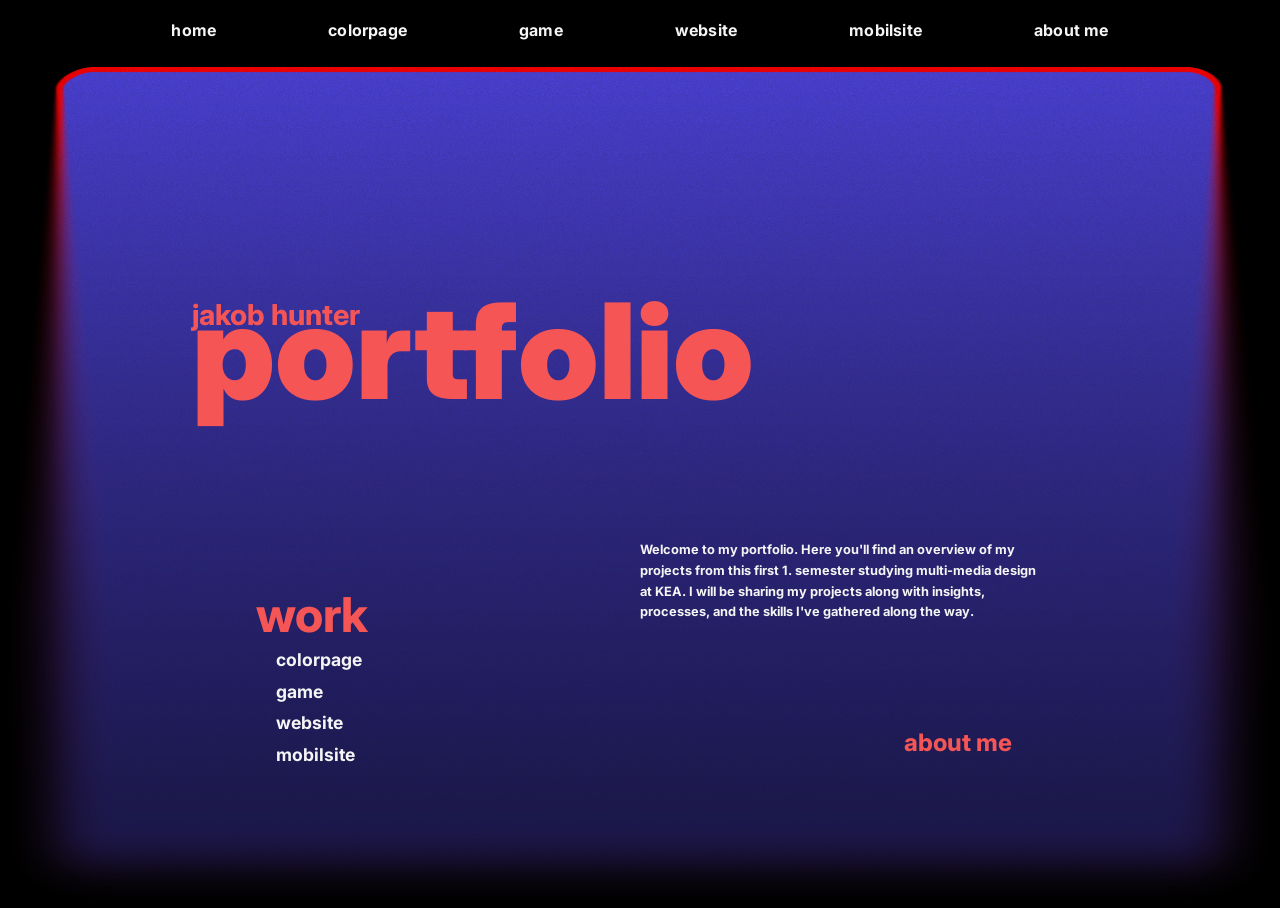
<file: index.html>
<!DOCTYPE html>
<html lang="en">

<head>
    <meta charset="UTF-8">
    <meta name="viewport" content="width=device-width, initial-scale=1.0">
    <title>Home</title>
    <link rel="stylesheet" href="main.css">
    <link rel="stylesheet" href="menu.css">
    <link rel="stylesheet" href="animation.css">
    <meta name="robots" content="noindex">
    <link rel="icon" href="images/favicon.ico" type="image/x-icon">


    <!-- FONTS -->
    <link rel="preconnect" href="https://fonts.googleapis.com">
    <link rel="preconnect" href="https://fonts.gstatic.com" crossorigin>
    <link
        href="https://fonts.googleapis.com/css2?family=Inter:ital,opsz,wght@0,14..32,100..900;1,14..32,100..900&family=Overpass:ital,wght@0,100..900;1,100..900&family=PT+Sans+Narrow:wght@400;700&display=swap"
        rel="stylesheet">

    <script src="menu.js"></script>
</head>

<body>
    <div class="spotlight"></div>
    <header class="menu-header">


        <nav class="menu-nav">
            <ul class="nav-links">
                <li><a href="index.html">home</a></li>
                <li><a href="colorpage.html">colorpage</a></li>
                <li><a href="game.html">game</a></li>
                <li><a href="website.html">website</a></li>
                <li><a href="mobilsite.html">mobilsite</a></li>
                <li><a href="about.html">about me</a></li>
            </ul>

            <div class="burger">
                <div class="line"></div>
                <div class="line"></div>
                <div class="line"></div>
            </div>
        </nav>

    </header>


    <img class="rect" src="images/Rectangle hq png.png" alt="">
    <img class="rect_desk front_rect" src="images/Rectangle desktop.png" alt="">



    <main>
        <h2 class="jakob text_glow">jakob hunter</h2>
        <h1 class="portfolio text_glow"> portfolio</h1>

        <div class="introtext">
            <p>
                Welcome to my portfolio. Here you'll find an overview of my projects from this first 1. semester
                studying multi-media design at KEA.
                I will be sharing my projects along with insights, processes, and the skills I've gathered along the
                way.
            </p>
        </div>


        <div class="overview">
            <h2 class="text_glow  overview_text"> work</h2>
            <div class="overviewnav">
                <h3><a class="glowPulse" href="colorpage.html">colorpage</a></h3>
                <h3><a class="glowPulse" href="game.html">game</a></h3>
                <h3><a class="glowPulse" href="website.html">website</a></h3>
                <h3><a class="glowPulse" href="mobilsite.html">mobilsite</a></h3>
            </div>
        </div>

        <h2> <a href="about.html" class="about text_glow"> about me </a>
        </h2>

    </main>


</body>

</html>
<script src="script.js"></script>
</file>
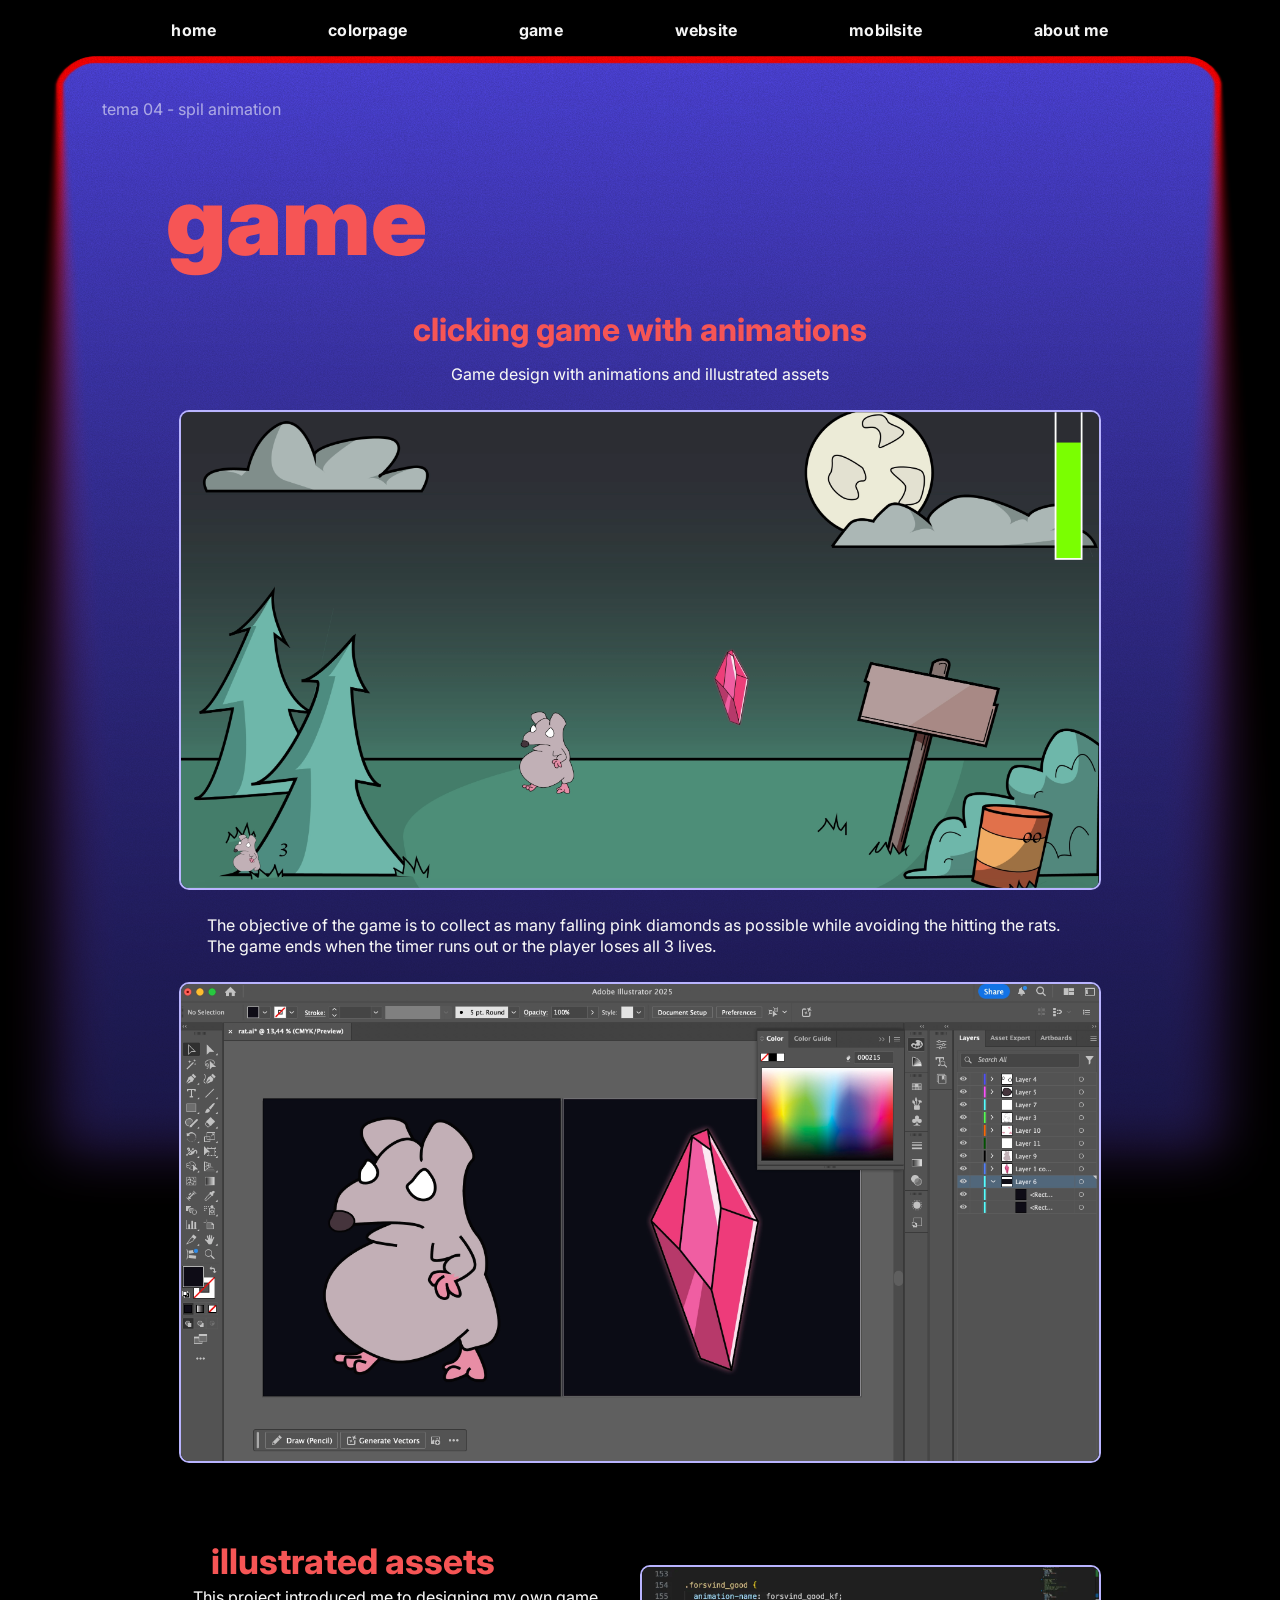
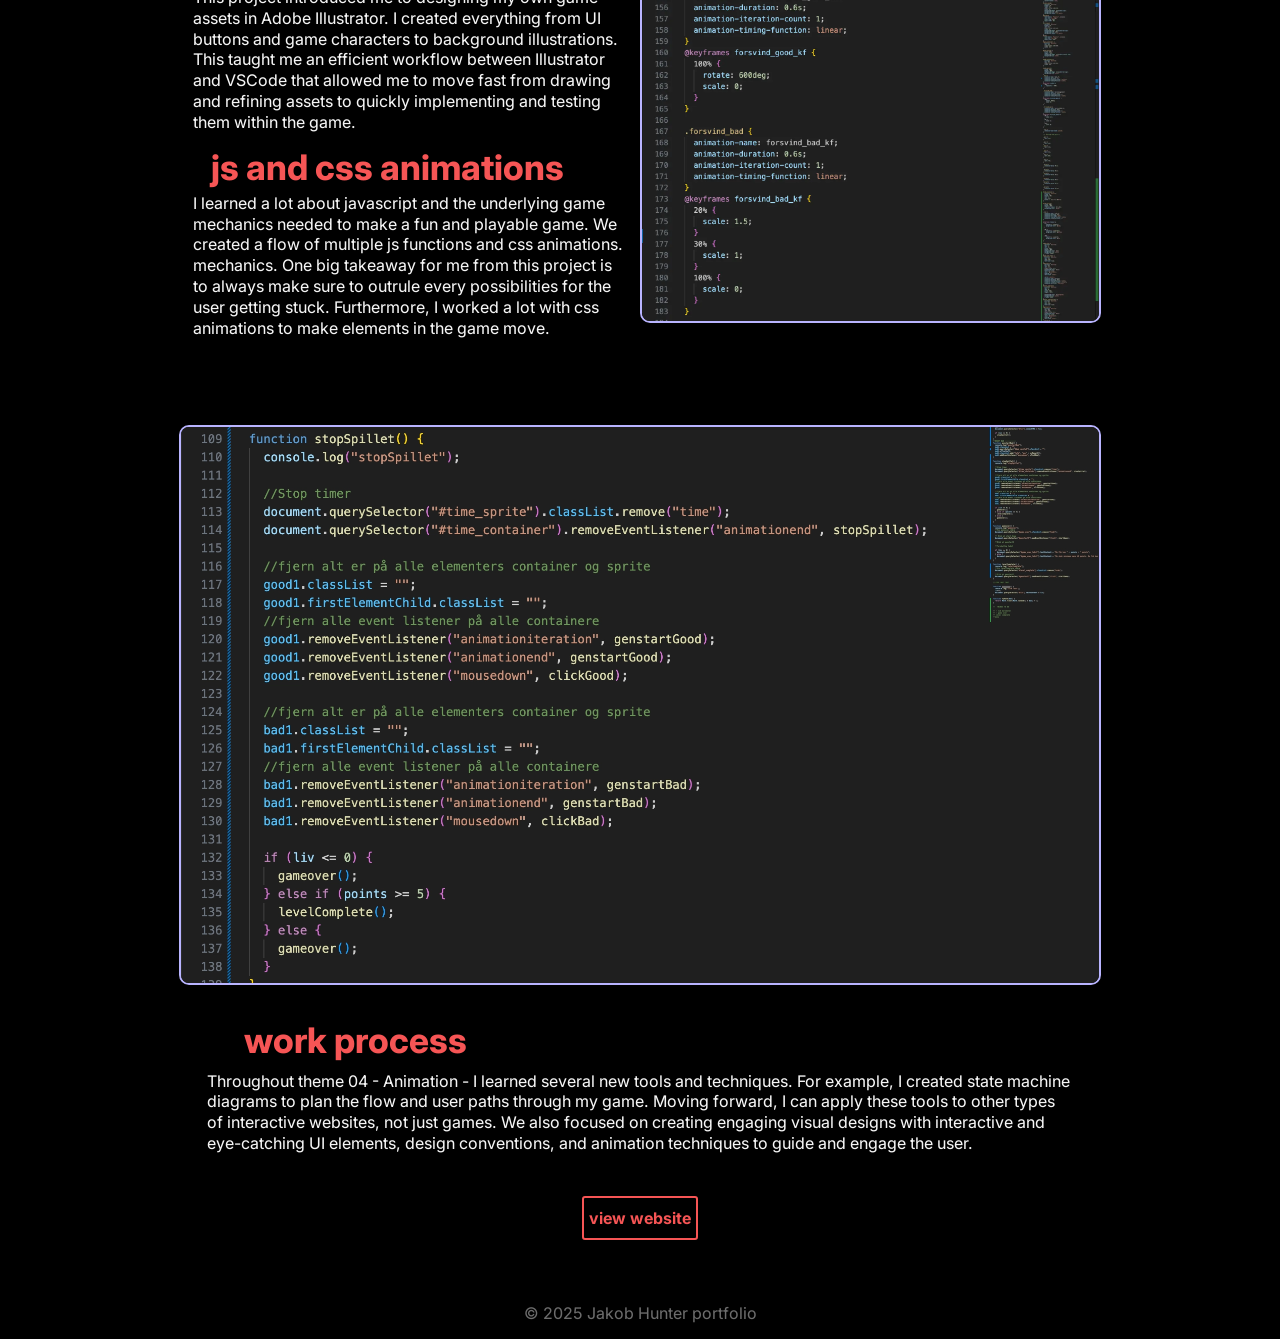
<file: game.html>
<!DOCTYPE html>
<html lang="en">

<head>
    <meta charset="UTF-8">
    <meta name="viewport" content="width=device-width, initial-scale=1.0">
    <title>game</title>
    <link rel="stylesheet" href="main.css">
    <link rel="stylesheet" href="menu.css">
    <link rel="stylesheet" href="animation.css">
    <meta name="robots" content="noindex">
    <link rel="icon" href="images/favicon.ico" type="image/x-icon">

    <link rel="preconnect" href="https://fonts.googleapis.com">
    <link rel="preconnect" href="https://fonts.gstatic.com" crossorigin>
    <link
        href="https://fonts.googleapis.com/css2?family=Inter:ital,opsz,wght@0,14..32,100..900;1,14..32,100..900&family=Overpass:ital,wght@0,100..900;1,100..900&family=PT+Sans+Narrow:wght@400;700&display=swap"
        rel="stylesheet">

    <script src="menu.js"></script>
</head>

<body>
    <div class="spotlight"></div>
    <header class="menu-header">


        <nav class="menu-nav">
            <ul class="nav-links">
                <li><a href="index.html">home</a></li>
                <li><a href="colorpage.html">colorpage</a></li>
                <li><a href="game.html">game</a></li>
                <li><a href="website.html">website</a></li>
                <li><a href="mobilsite.html">mobilsite</a></li>
                <li><a href="about.html">about me</a></li>
            </ul>

            <div class="burger">
                <div class="line"></div>
                <div class="line"></div>
                <div class="line"></div>
            </div>
        </nav>

    </header>

    <img class="rect" src="images/Rectangle gradient 2.png" alt="">
    <img class="rect_desk" src="images/Rectangle desktop.png" alt="">



    <main>
        <p class="tematext"> tema 04 - spil animation
        </p>

        <h1 class="colorpage text_glow"> game</h1>



        <div class="colorpage_grid">
            <h2 class="colorsubhead text_glow">
                clicking game with animations
            </h2>

            <p class="colorpagetext"> Game design with animations and illustrated assets </p>

            <img class="image" src="images/game 1.webp" alt="">


            <p class="colorpagetext"> The objective of the game is to collect as many falling pink diamonds as possible
                while
                avoiding the hitting the rats. The game ends when
                the timer runs out or the player loses all 3 lives. </p>

            <img class="image" src="images/game 2.webp" alt="">

            <div class="d_grid_1-1">
                <div class="javascript">
                    <h2 class="colorsubhead javascripttext text_glow"> illustrated assets</h2>
                    <p class="colorpagetext2">
                        This project introduced me to designing my own game assets in Adobe Illustrator. I created
                        everything from UI buttons and game characters to background illustrations. This taught me an
                        efficient workflow between
                        Illustrator and VSCode that allowed me to move fast from drawing and refining assets to quickly
                        implementing and
                        testing them within the
                        game.
                    </p>
                    <h2 class="colorsubhead javascripttext text_glow"> js and css animations

                    </h2>
                    <p class="colorpagetext2">
                        I learned a lot about javascript and the underlying game mechanics needed to
                        make a fun
                        and playable game. We created a flow of multiple js functions and css animations.
                        mechanics. One big takeaway for me from this project is to always make sure to outrule every
                        possibilities for the user getting stuck. Furthermore, I worked a lot with
                        css animations to make elements in the game move.
                    </p>
                </div>


                <img class="image" src="images/game 4.webp" alt="screenshot of css code from game">
            </div>
            <img class="image" src="images/game 3.webp" alt="">

            <div class="javascript">
                <h2 class="colorsubhead javascripttext text_glow"> work process</h2>
                <p class="colorpagetext2">
                    Throughout theme 04 - Animation - I learned several new tools and techniques. For example, I created
                    state
                    machine diagrams to plan the flow and user paths through my game. Moving forward, I can apply these
                    tools to
                    other types of interactive websites, not just games.
                    We also focused on creating engaging visual designs with interactive and eye-catching UI elements,
                    design conventions, and animation
                    techniques to guide and engage the user.
                </p>

            </div>

            <a href="https://jakobjakobjakob.dk/kea/game/" target="_blank" class="cta_button">

                view website

            </a>

            <footer class="site-footer">
                <div class="footer-content">
                    <p class="footer-logo">© 2025 Jakob Hunter portfolio</p>
                </div>
            </footer>
        </div>

    </main>

</body>

</html>
<script src="script.js"></script>
</file>
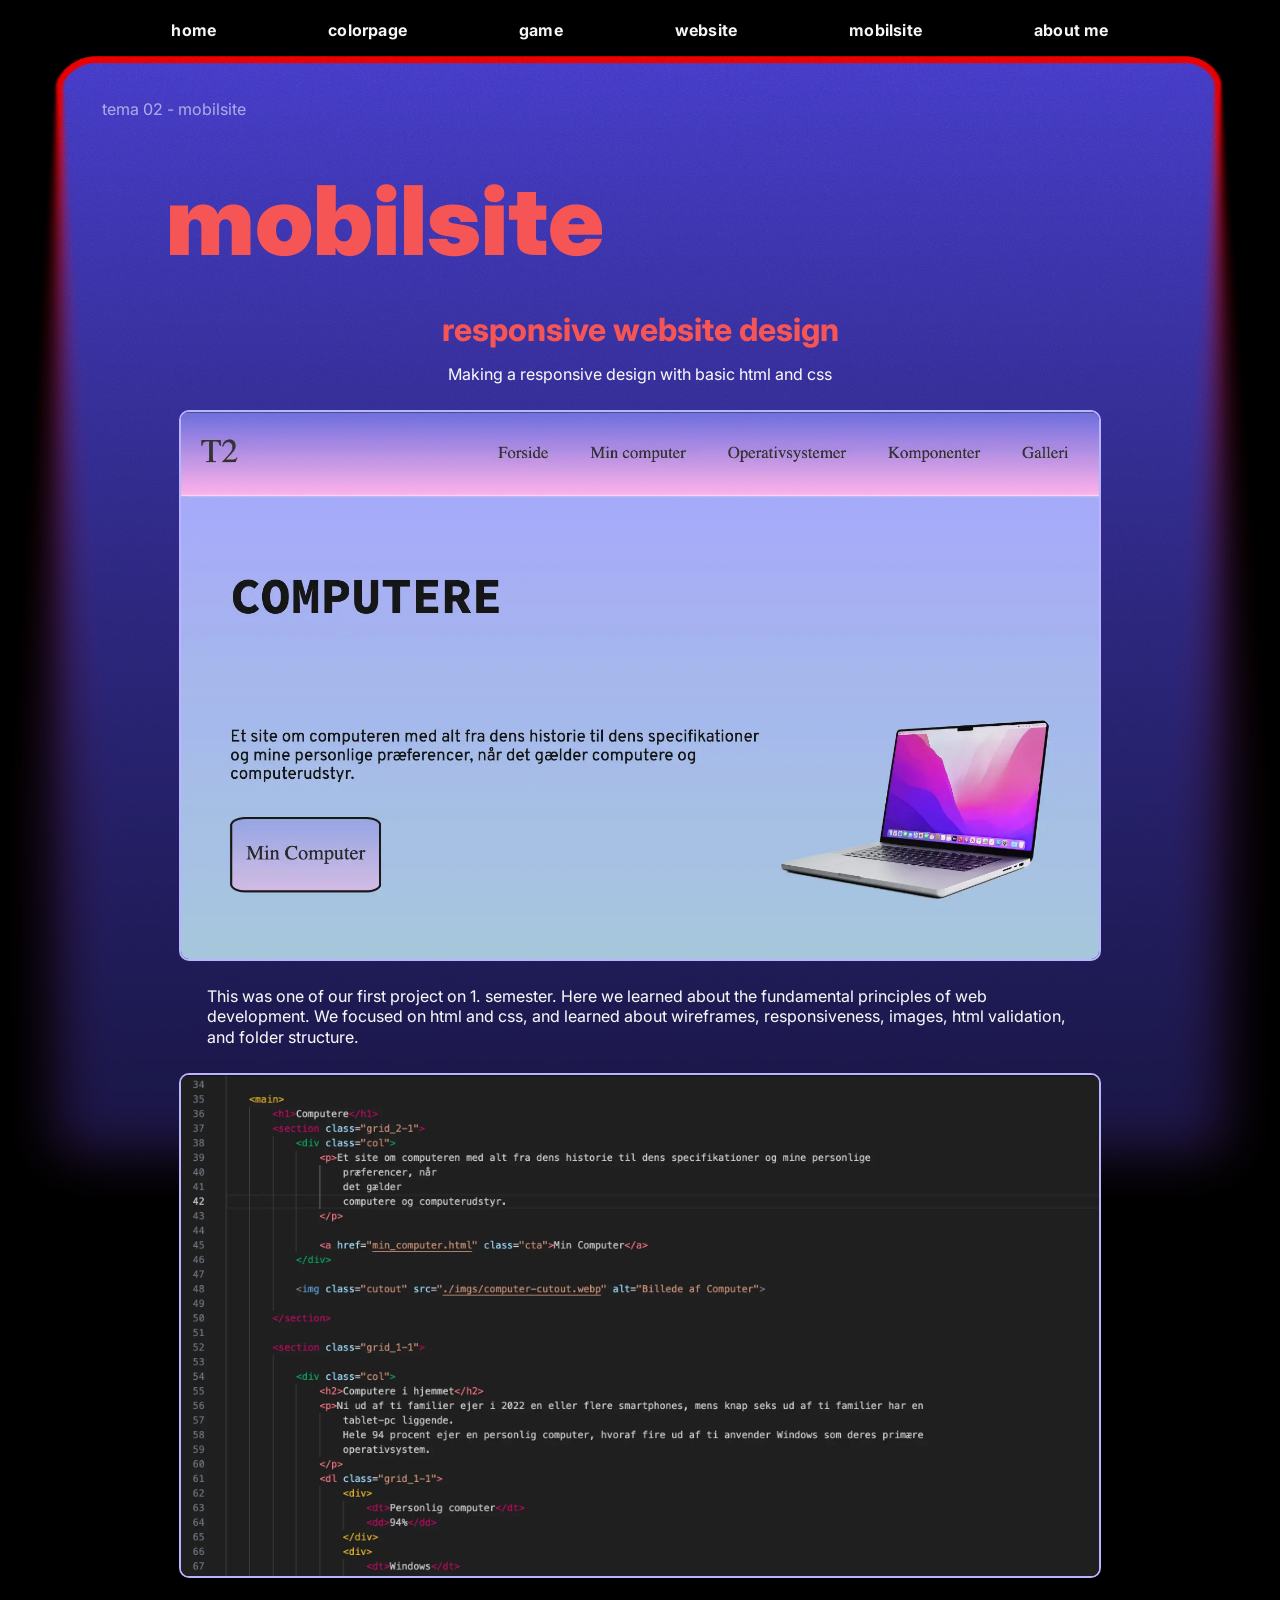
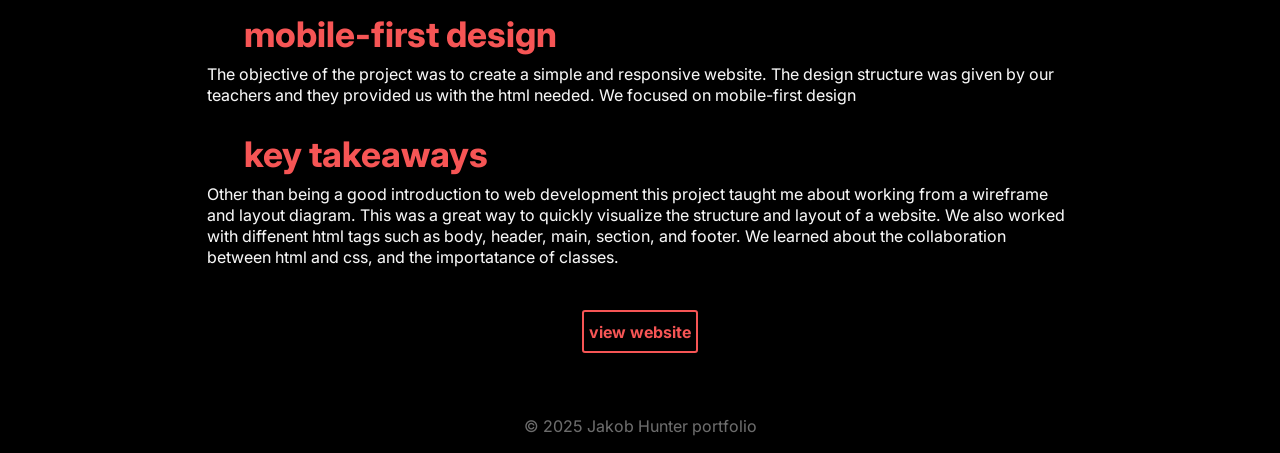
<file: mobilsite.html>
<!DOCTYPE html>
<html lang="en">

<head>
    <meta charset="UTF-8">
    <meta name="viewport" content="width=device-width, initial-scale=1.0">
    <title>website</title>
    <link rel="stylesheet" href="main.css">
    <link rel="stylesheet" href="menu.css">
    <link rel="stylesheet" href="animation.css">
    <meta name="robots" content="noindex">
    <link rel="icon" href="images/favicon.ico" type="image/x-icon">

    <link rel="preconnect" href="https://fonts.googleapis.com">
    <link rel="preconnect" href="https://fonts.gstatic.com" crossorigin>
    <link
        href="https://fonts.googleapis.com/css2?family=Inter:ital,opsz,wght@0,14..32,100..900;1,14..32,100..900&family=Overpass:ital,wght@0,100..900;1,100..900&family=PT+Sans+Narrow:wght@400;700&display=swap"
        rel="stylesheet">

    <script src="menu.js"></script>
</head>

<body>
    <div class="spotlight"></div>

    <header class="menu-header">


        <nav class="menu-nav">
            <ul class="nav-links">
                <li><a href="index.html">home</a></li>
                <li><a href="colorpage.html">colorpage</a></li>
                <li><a href="game.html">game</a></li>
                <li><a href="website.html">website</a></li>
                <li><a href="mobilsite.html">mobilsite</a></li>
                <li><a href="about.html">about me</a></li>
            </ul>

            <div class="burger">
                <div class="line"></div>
                <div class="line"></div>
                <div class="line"></div>
            </div>
        </nav>

    </header>

    <img class="rect about_rect" src="images/Rectangle gradient 2.png" alt="">
    <img class="rect_desk" src="images/Rectangle desktop.png" alt="">



    <main>
        <p class="tematext"> tema 02 - mobilsite
        </p>

        <h1 class="colorpage text_glow"> mobilsite</h1>



        <div class="colorpage_grid">
            <h2 class="colorsubhead text_glow">
                responsive website design
            </h2>

            <p class="colorpagetext"> Making a responsive design with basic html and css </p>

            <img class="image" src="images/web 2 2.webp" alt="">


            <p class="colorpagetext"> This was one of our first project on 1. semester. Here we learned about
                the fundamental principles of web development. We focused on html and css, and learned about
                wireframes, responsiveness, images, html validation, and folder structure.</p>

            <img class="image" src="images/web 2 1.webp" alt="">


            <div class="javascript">
                <h2 class="colorsubhead javascripttext text_glow"> mobile-first design </h2>
                <p class="colorpagetext2">
                    The objective of the project was to create a simple and responsive website. The design structure
                    was given by our teachers and they provided us with
                    the html needed. We focused on mobile-first design
                </p>
                <h2 class="colorsubhead javascripttext text_glow"> key takeaways

                </h2>
                <p class="colorpagetext2">
                    Other than being a good introduction to web development this project taught me about working from a
                    wireframe and layout diagram. This was a great way
                    to quickly visualize the structure and layout of a website. We also worked with diffenent html tags
                    such as body, header, main, section, and footer. We learned about the collaboration between html
                    and css, and the importatance of classes.
                </p>
            </div>


            <a href="https://jakobjakobjakob.dk/kea/01_website/mobilsite/" target="_blank" class="cta_button">

                view website

            </a>

            <footer class="site-footer">
                <div class="footer-content">
                    <p class="footer-logo">© 2025 Jakob Hunter portfolio</p>
                </div>
            </footer>

    </main>

</body>

</html>
<script src="script.js"></script>
</file>
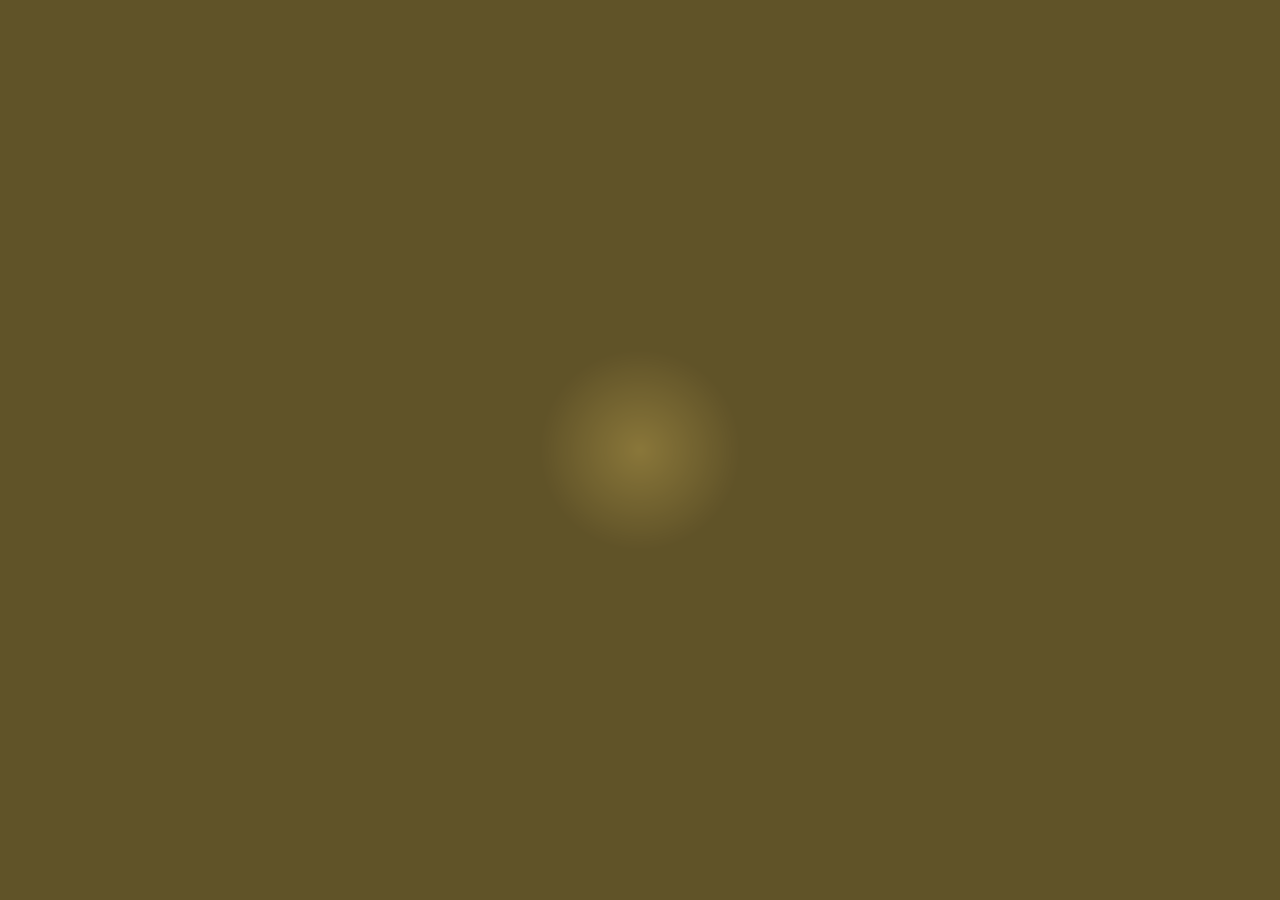
<file: test.html>
<!DOCTYPE html>
<html lang="en">

<head>
    <meta charset="UTF-8">
    <title>Spotlight Cursor Effect</title>
    <style>
        html,
        body {
            margin: 0;
            height: 100%;

        }

        body {
            background: rgb(138, 119, 58);
            background-size: cover;
        }

        .spotlight {
            position: fixed;
            top: 0;
            left: 0;
            width: 100vw;
            height: 100vh;
            pointer-events: none;
            background: radial-gradient(circle 100px at 50% 50%, transparent 0%, rgba(0, 0, 0, 0.3) 100%);
            mix-blend-mode: darken;
            z-index: 10;
        }
    </style>
</head>

<body>
    <div class="spotlight"></div>

    <script>
        const spotlight = document.querySelector('.spotlight');

        document.addEventListener('mousemove', (e) => {
            const x = e.clientX;
            const y = e.clientY;
            spotlight.style.background = `radial-gradient(circle 100px at ${x}px ${y}px, transparent 0%, rgba(0, 0, 0, 0.3) 100%)`;
        });
    </script>


</body>

</html>
</file>
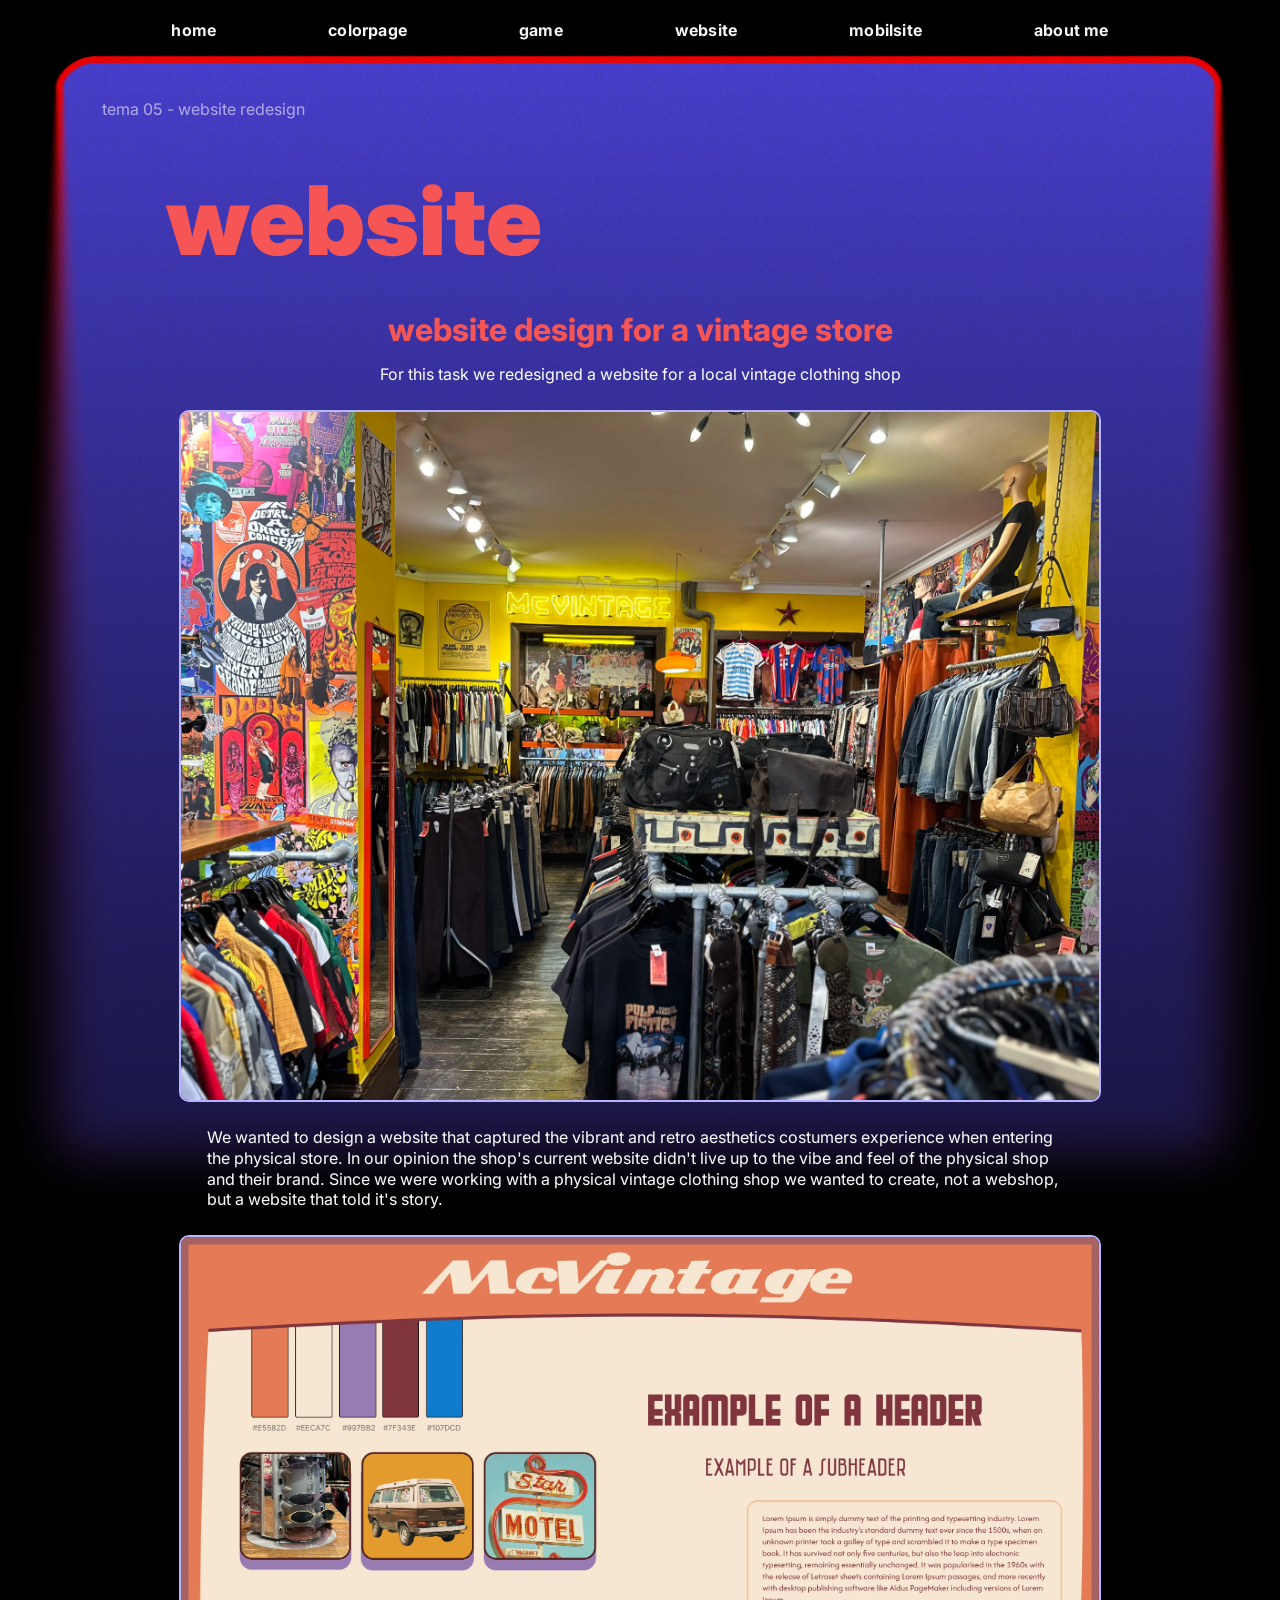
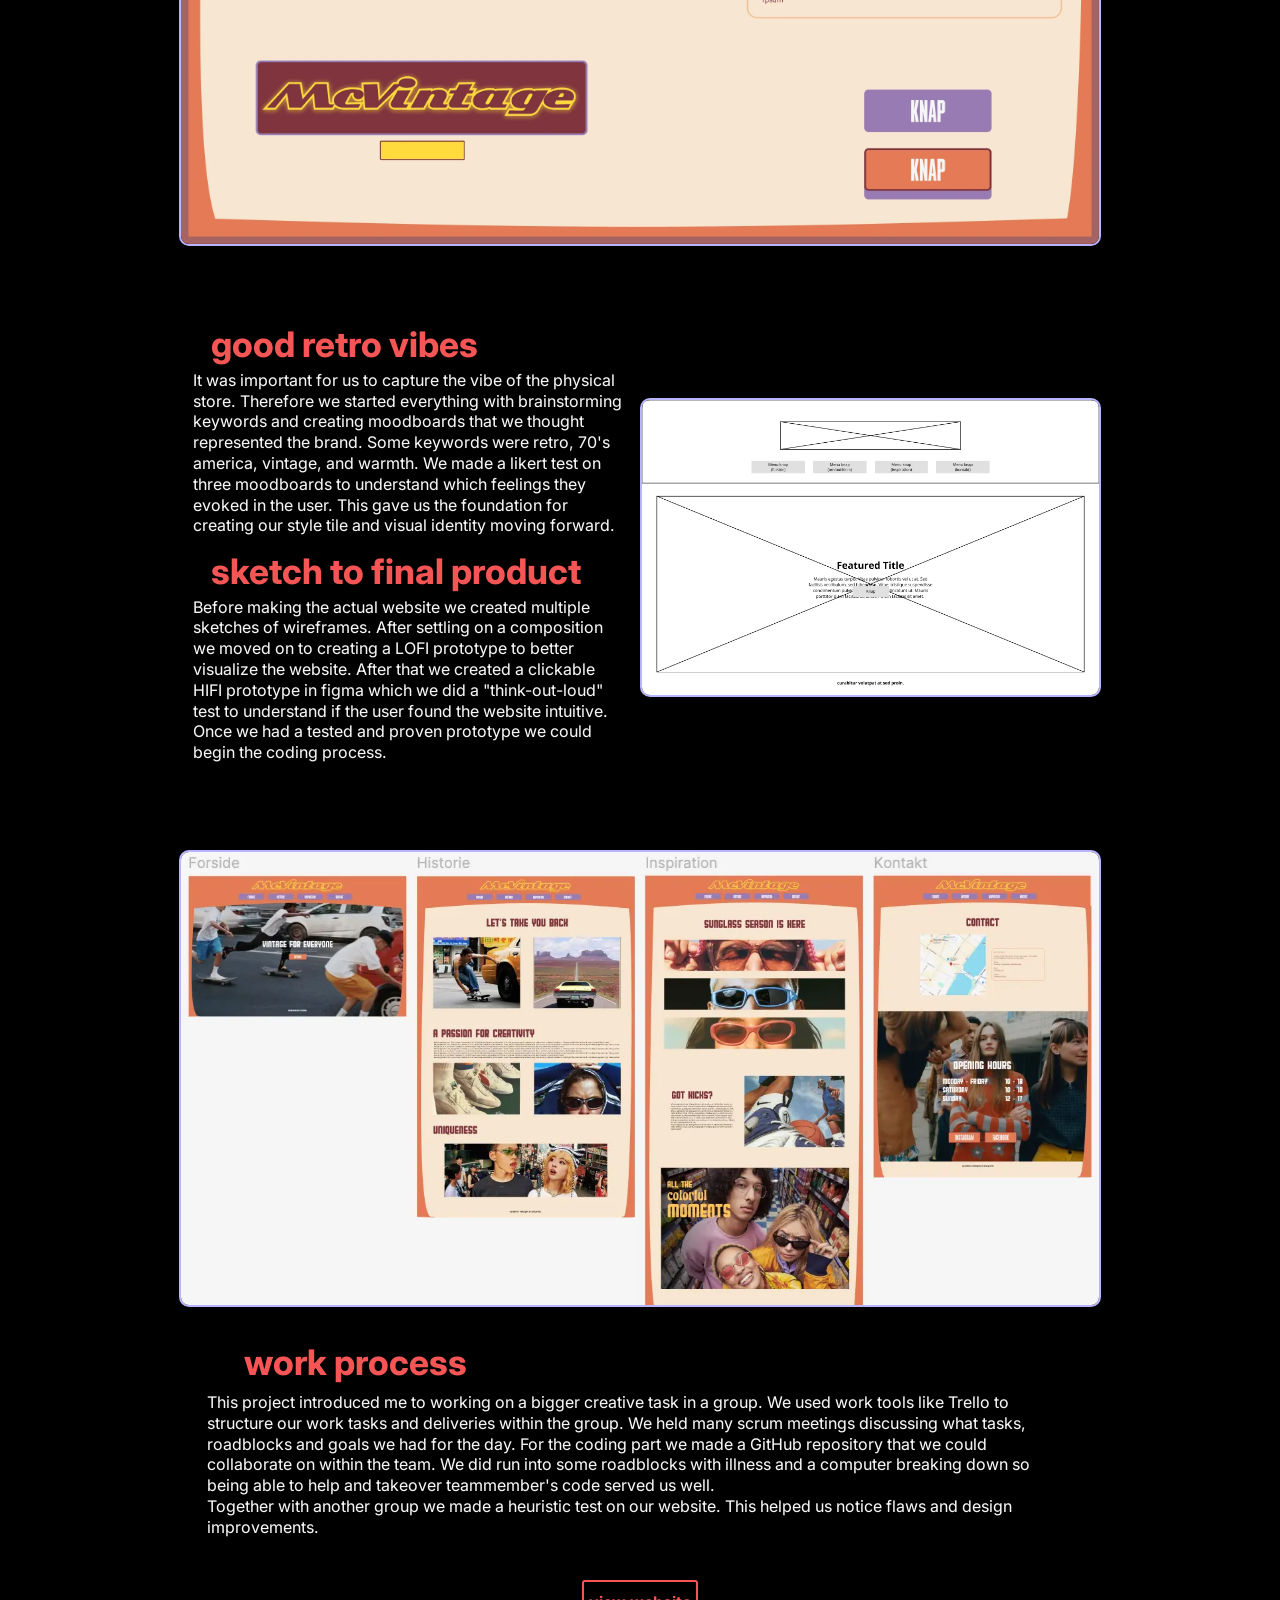
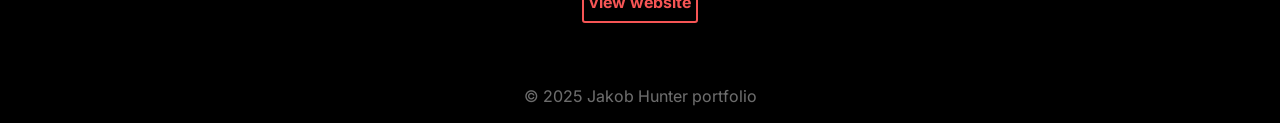
<file: website.html>
<!DOCTYPE html>
<html lang="en">

<head>
    <meta charset="UTF-8">
    <meta name="viewport" content="width=device-width, initial-scale=1.0">
    <title>website</title>
    <link rel="stylesheet" href="main.css">
    <link rel="stylesheet" href="menu.css">
    <link rel="stylesheet" href="animation.css">
    <meta name="robots" content="noindex">
    <link rel="icon" href="images/favicon.ico" type="image/x-icon">

    <link rel="preconnect" href="https://fonts.googleapis.com">
    <link rel="preconnect" href="https://fonts.gstatic.com" crossorigin>
    <link
        href="https://fonts.googleapis.com/css2?family=Inter:ital,opsz,wght@0,14..32,100..900;1,14..32,100..900&family=Overpass:ital,wght@0,100..900;1,100..900&family=PT+Sans+Narrow:wght@400;700&display=swap"
        rel="stylesheet">

    <script src="menu.js"></script>
</head>

<body>
    <div class="spotlight"></div>

    <header class="menu-header">


        <nav class="menu-nav">
            <ul class="nav-links">
                <li><a href="index.html">home</a></li>
                <li><a href="colorpage.html">colorpage</a></li>
                <li><a href="game.html">game</a></li>
                <li><a href="website.html">website</a></li>
                <li><a href="mobilsite.html">mobilsite</a></li>
                <li><a href="about.html">about me</a></li>
            </ul>

            <div class="burger">
                <div class="line"></div>
                <div class="line"></div>
                <div class="line"></div>
            </div>
        </nav>

    </header>

    <img class="rect" src="images/Rectangle gradient 2.png" alt="">
    <img class="rect_desk" src="images/Rectangle desktop.png" alt="">



    <main>
        <p class="tematext"> tema 05 - website redesign
        </p>

        <h1 class="colorpage text_glow"> website</h1>



        <div class="colorpage_grid">
            <h2 class="colorsubhead text_glow">
                website design for a vintage store
            </h2>

            <p class="colorpagetext"> For this task we redesigned a website for a local vintage clothing shop </p>

            <img class="image" src="images/webste 2.webp" alt="">


            <p class="colorpagetext"> We wanted to design a website that captured the vibrant and retro aesthetics
                costumers experience when entering the physical store. In our opinion the shop's current website
                didn't live up to the vibe and feel of the physical shop and their brand. Since we were working
                with a physical vintage clothing shop we wanted to create, not a webshop, but a website that
                told
                it's story.</p>

            <img class="image" src="images/website 1.webp" alt="">

            <div class="d_grid_1-1">
                <div class="javascript">
                    <h2 class="colorsubhead javascripttext text_glow"> good retro vibes </h2>
                    <p class="colorpagetext2">
                        It was important for us to capture the vibe of the physical store. Therefore we
                        started everything with brainstorming keywords and creating moodboards that we thought
                        represented
                        the brand. Some keywords were retro, 70's america, vintage, and warmth. We
                        made a
                        likert
                        test on three moodboards to understand which feelings they evoked in the user. This gave us the
                        foundation for creating our style tile and visual identity moving forward.
                    </p>
                    <h2 class="colorsubhead javascripttext text_glow"> sketch to final product

                    </h2>
                    <p class="colorpagetext2">
                        Before making the actual website we created multiple sketches of wireframes. After settling on a
                        composition we moved on to creating a LOFI prototype
                        to
                        better visualize the website. After that we created a clickable HIFI prototype in figma which we
                        did
                        a "think-out-loud" test to understand if the user found the website intuitive. Once
                        we
                        had a tested and proven prototype we could begin the coding process.
                    </p>
                </div>
                <img class="image" src="images/website 4.webp" alt="lofi prototype for website design">
            </div>

            <img class="image" src="images/website 3.webp" " alt="">

            <div class=" javascript">
            <h2 class="colorsubhead javascripttext text_glow"> work process</h2>
            <p class="colorpagetext2">
                This project introduced me to working on a bigger creative task in a group. We used work tools like
                Trello to structure our work tasks and deliveries within the group. We held many scrum meetings
                discussing what tasks, roadblocks and goals we had for the day. For the coding part we made a
                GitHub repository that we could collaborate on within the team. We did run into some roadblocks with
                illness and a computer breaking down so being able to help and takeover teammember's code served
                us well. <br>
                Together with another group we made a heuristic test on our website. This helped us notice flaws and
                design improvements.
            </p>

        </div>

        <a href="https://jakobjakobjakob.dk/kea/mckorman/" target="_blank" class="cta_button">

            view website

        </a>

        <footer class="site-footer">
            <div class="footer-content">
                <p class="footer-logo">© 2025 Jakob Hunter portfolio</p>
            </div>
        </footer>

    </main>

</body>

</html>
<script src="script.js"></script>
</file>
<file: main.css>
* {
  margin: 0;
  padding: 0;
  box-sizing: border-box;
}

img {
  width: 100%;
  height: auto;
  display: block;
}

/* FONTS */
@import url("https://fonts.googleapis.com/css2?family=Inter:ital,opsz,wght@0,14..32,100..900;1,14..32,100..900&family=Overpass:ital,wght@0,100..900;1,100..900&family=PT+Sans+Narrow:wght@400;700&display=swap");

/* -----MAIN COLOR PALETTE------ */

html {
  --red: #f65555;
  --backgroundcolor: #000000;
  --blue: #4d43db;
  --lightblue: #b9b4ff;
  --white: #f5f5f5;
}

/* ------ QUICK ADJUSTMENTS ------- */

.b_margin_10 {
  margin-bottom: 10px;
}

.b_margin_30 {
  margin-bottom: 30px;
}

/* ---------- ANIMATIONS --------- */

.text_glow {
  color: var(--red);
  text-shadow: 0 0 0px transparent;
  transition: text-shadow 1.3s ease-in-out;
}

.text_glow:hover {
  text-shadow: 0 1px 5px #f65555, 0 0 6px #f65555, 0 0 7px #f65555, 0 0 10px #f65555;
}

/* STYLE */

body {
  background-color: var(--backgroundcolor);
}

h1 {
  position: absolute;
  font-family: "inter";
  font-weight: 900;
  color: var(--red);
  font-size: 500%;
  top: 30%;
  left: 15%;
}

h2 {
  font-family: "inter";
  font-weight: 750;
  color: var(--red);
  font-size: 200%;
}

h3 {
  font-family: "inter";
  font-weight: 700;
  color: var(--white);
  font-size: 90%;
}

p {
  font-family: "inter";
  font-weight: 600;
  color: var(--white);
  font-size: 0.95rem;
  line-height: 1.15rem;
}

.jakob {
  position: absolute;
  top: 29%;
  left: 15%;
  font-size: 130%;
  z-index: 2;
}

.portfolio {
  font-size: 410%;
}

.introtext {
  position: absolute;
  top: 41%;
  left: 37%;
  width: 50%;
  font-size: 70%;
}

.introtext p {
  font-size: 0.75rem;
}

.overview {
  position: absolute;
  top: 65%;
  left: 20%;
  width: auto;
}

.overviewnav a {
  text-align: left;
  font-size: 90%;
  padding-left: 20px;
  line-height: 180%;
  text-decoration: none;
  color: var(--white);
  font-weight: 700;
}

.about {
  position: absolute;
  color: var(--red);
  left: 55%;
  top: 80%;
  font-size: 1.5rem;
  text-decoration: none;
  /* border: solid 2px var(--white); */
  padding: 0.5rem;
  border-radius: 4px;
}

.rect {
  position: absolute;
  top: 2%;
  z-index: -10;
}

.tematext {
  position: absolute;
  top: 9%;
  left: 13%;
  color: rgba(255, 255, 255, 0.551);
}

.colorpage {
  top: 18%;
  left: 13%;
  font-size: 400%;
}

.colorpage_firsttext {
  font-size: 300%;
}

.colorpage_grid {
  position: absolute;
  display: grid;
  grid-template-columns: 1fr;
  place-items: center;
  top: 30%;
  gap: 15px;
  padding-inline: 14%;
}

.first_image {
  margin-bottom: 0.7rem;
}

.gamepage_grid {
  position: absolute;
  display: grid;
  grid-template-columns: 1fr;
  place-items: center;
  top: 30%;
  gap: 10px;
}

.image,
.cursorvideo {
  border: solid 2px var(--lightblue);
  border-radius: 10px;
  transition: box-shadow 0.3s ease;
}

.image:hover,
.cursorvideo:hover {
  box-shadow: 0 0 100px #5fabd450, 0 0 0px #00ffff, 0 0 0px #000000;
}

.colorpagetext {
  padding-inline: 3%;
}

.colorpagetext2 {
  margin-bottom: 3%;
  padding-inline: 3%;
}

.colorsubhead {
  font-size: 100%;
  padding: 0%;
  text-align: left;
}

.javascripttext {
  padding-left: 7%;
  margin-top: 1%;
  margin-bottom: 1%;
}

.p5text {
  padding-left: 7%;
  margin-top: 5%;
  margin-bottom: 1%;
}

.cta_button {
  border: solid 2px var(--red);
  border-radius: 3px;
  background-color: transparent;
  color: var(--red);
  font-family: inter;
  width: 7.2rem;
  height: 2.7rem;
  font-weight: 700;
  display: inline-flex;
  justify-content: center;
  align-items: center;
  text-align: center;
  text-decoration: none;
  transition: box-shadow, text-shadow 0.2s ease;
}

.cta_button:hover {
  text-shadow: 0 0 9px #f65555, 0 0 8px #f65555, 0 0 0px #000000;
  box-shadow: 0 0 5px #f65555, 0 0 2px #f7ffff, 0 0 0px #000000;
}

.grid_div {
  place-content: center;
  place-items: center;
}

.cursorvideo {
  max-width: 100%;
}

.rect_desk {
  display: none;
}

.about_rect {
  position: absolute;
  object-position: top;
  margin-top: 6%;
  height: 100vh;
}

.front_rect {
  position: absolute;
  object-position: top;
  margin-top: 2%;
  height: 98vh;
}

/* ------------ FOOTER ------------ */

.site-footer {
  margin-top: auto;
  position: relative;
  padding-top: 3rem;
  padding-bottom: 1rem;
  font-family: "Inter";
  font-size: 0.9rem;
  text-align: center;
}

.site-footer p {
  color: rgba(255, 255, 255, 0.425);
}

/* --------DESKTOP-------------
---------------------------------
---------------------------------- */

@media (min-width: 768px) {
  .rect {
    display: none;
  }

  .rect_desk {
    display: block;
  }

  .colorpage {
    font-size: 6rem;
  }

  .colorsubhead {
    font-size: 2rem;
  }

  a {
    text-decoration: none;
  }

  p {
    font-size: 1rem;
    line-height: 1.3rem;
    font-weight: 430;
  }
  .javascripttext {
    font-size: 2.2rem;
  }

  .tematext {
    left: 8%;
    top: 11%;
  }

  .jakob {
    top: 33%;
    font-size: 1.8rem;
  }

  .overview_text {
    font-size: 3rem;
  }

  .overviewnav a {
    font-size: 1.1rem;
  }

  .portfolio {
    font-size: 8.3rem;
  }

  .about {
    left: 70%;
    color: var(--red);
  }

  .introtext {
    width: 25rem;
    left: 50%;
    top: 60%;
  }
  .introtext p {
    font-size: 0.8rem;
    font-weight: 700;
    word-wrap: break-word;
  }
  .overview {
    top: 65%;
  }

  .colorpage_grid {
    margin-top: 40px;
  }

  .image {
    margin-block: 10px;
  }
  .d_grid_1-1 {
    display: grid;
    grid-template-columns: 1fr 1fr;
    justify-items: center;
    align-items: center;
    margin-block: 3rem;
  }
}
</file>
<file: menu.css>
/* Desktop menu */
.nav-links {
  display: flex;
  gap: 0rem;
}

.menu-nav {
  position: absolute;
  top: 0px;
  left: 0;
  width: 100%;
  display: flex;
  justify-content: space-between;
  padding: 0rem 0rem;
  z-index: 100;
}

.menu-nav ul {
  display: flex;
  gap: 2rem;
  list-style: none;
  padding: 0;
  margin: 0;
}

.nav-links a {
  display: inline-block;
  padding: 0rem 0rem;
  color: var(--white);
  text-decoration: none;
  font-family: inter;
  font-weight: 700;
  letter-spacing: 0.2px;
  transition: background-color 0.3s ease;
}

.nav-links a:hover,
.glowPulse:hover {
  color: var(--white);
  text-shadow: 0 1px 10px var(--lightblue), 0 0 30px var(--lightblue), 0 0 70px var(--lightblue), 0 0 90px var(--lightblue);
  animation: glowPulse 0.8s infinite alternate;
}

@keyframes glowPulse {
  0% {
    text-shadow: 0 1px 10px var(--lightblue), 0 0 30px var(--lightblue), 0 0 70px var(--lightblue), 0 0 90px var(--lightblue);
  }
  100% {
    text-shadow: 0 0 2px var(--lightblue), 0 0 1px var(--lightblue), 0 0 40px var(--lightblue), 0 0 90px var(--red);
  }
}

.logotext {
  font-size: 3.3rem;
}

.logolink {
  text-decoration: none;
}

.burger {
  display: none;
  flex-direction: column;
  gap: 10px;
  cursor: pointer;
}

.burger .line {
  width: 35px;
  height: 3px;
  background: var(--red);
  border-radius: 2px;
  box-shadow: 0 0 3px rgba(255, 255, 0, 0.71);
}

@media (max-width: 768px) {
  .nav-links {
    display: none;
    position: absolute;
    top: 80px;
    right: 20px;
    width: 200px;
    background: linear-gradient(-40deg, #2b2393, var(--blue));
    border: solid 3px;
    border-radius: 1px;
    border-image: linear-gradient(0deg, #857df0, var(--lightblue)) 1;
    padding: 1rem;
    flex-direction: column;
    gap: 1rem;
    z-index: 10;
  }

  .nav-links a {
    color: var(--white);
    text-decoration: none;
    cursor: pointer;
    font-family: Inter;
    font-size: 130%;
    font-weight: 600;
    background-color: transparent;
  }

  .nav-links.active {
    display: flex;
  }

  .menu-nav ul {
    display: none;
    gap: 1.5rem;
    list-style: none;
    padding: 1rem;
    margin: 0;
  }

  .burger {
    display: flex;
    flex-direction: column;
    gap: 8px;
    position: absolute;
    top: 20px;
    right: 20px;
    cursor: pointer;
    z-index: 999;
  }

  .logotext {
    font-size: 2rem;
    z-index: 3;
  }
}

@media (min-width: 768px) {
  .menu-nav {
    display: flex;
    justify-content: center;
    align-items: center;
    top: 20px;
    left: 0;
    width: 100%;
  }

  .menu-nav ul {
    display: flex;
    gap: 7rem;
    list-style: none;
    padding: 0;
    margin: 0;
  }

  .burger {
    display: none;
  }
}
</file>
<file: animation.css>
.spotlight {
  position: fixed;
  top: 0;
  left: 0;
  width: 100vw;
  height: 100vh;
  pointer-events: none;
  background: radial-gradient(circle 100px at 50% 50%, white 0%, rgba(0, 0, 0, 0) 0%);
  mix-blend-mode: screen;
  z-index: -0;
}

@media (max-width: 768px) {
  #sketch-container {
    display: none;
  }
}
</file>
